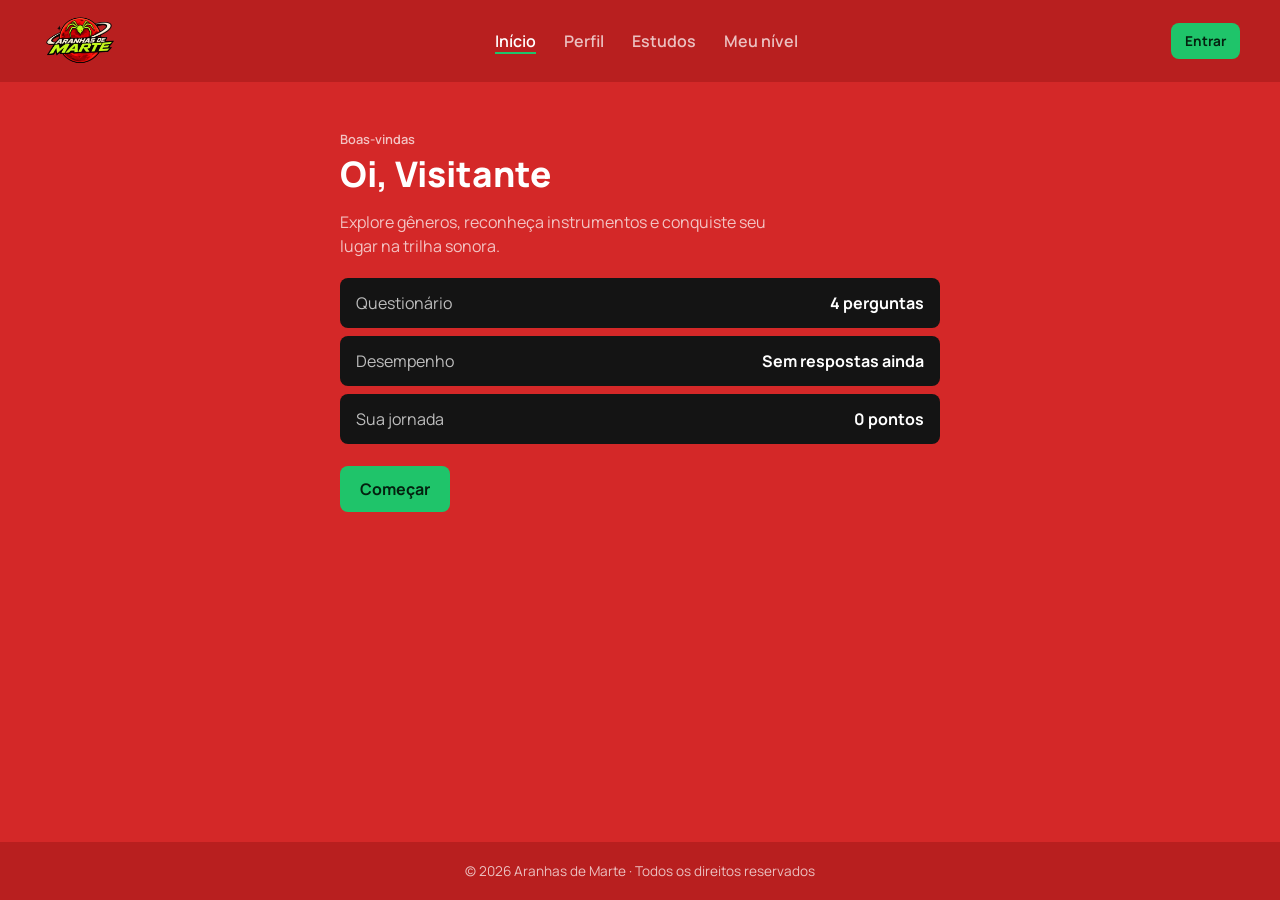
<file: site_aranhasMarcianas/aranhasDeMarte/preview.html>
<!DOCTYPE html>
<html lang="pt-BR">
<head>
<meta charset="UTF-8">
<meta name="viewport" content="width=device-width, initial-scale=1, viewport-fit=cover">
<meta name="theme-color" content="#b81f1f">
<title>Aranhas de Marte</title>
<link rel="icon" type="image/png" href="assets/images/favicon.png">
<link rel="preconnect" href="https://fonts.googleapis.com">
<link href="https://fonts.googleapis.com/css2?family=Manrope:wght@400;600;800&display=swap" rel="stylesheet">
<link rel="stylesheet" href="css/base.css">
<link rel="stylesheet" href="css/buttons.css">
<link rel="stylesheet" href="css/forms.css">
<link rel="stylesheet" href="css/header.css">
<link rel="stylesheet" href="css/footer.css">
<link rel="stylesheet" href="css/bottom-nav.css">
<link rel="stylesheet" href="css/quiz.css">
<link rel="stylesheet" href="css/ranking.css">
<link rel="stylesheet" href="css/study.css">
<link rel="stylesheet" href="css/profile.css">
<link rel="stylesheet" href="css/login.css">
<link rel="stylesheet" href="css/admin.css">
</head>
<body>
<div id="header"></div>
<main id="app" tabindex="-1"></main>
<div id="footer"></div>
<div id="bottom-nav"></div>
<script>
(() => {
  const nav = [
    ["inicio", "Início"], ["perfil", "Perfil"], ["estudos", "Estudos"], ["ranking", "Meu nível"],
  ];
  const icons = {
    inicio: '<path d="M3 11l9-8 9 8M5 10v10h14V10"/>',
    perfil: '<circle cx="12" cy="8" r="4"/><path d="M4 21c0-4 4-6 8-6s8 2 8 6"/>',
    estudos: '<path d="M4 5a2 2 0 012-2h13v17H6a2 2 0 00-2 2zM4 19a2 2 0 012-2h13"/>',
    ranking: '<path d="M8 21h8M12 17v4M7 4h10v5a5 5 0 01-10 0zM7 6H4v1a3 3 0 003 3M17 6h3v1a3 3 0 01-3 3"/>',
  };
  const defaultQuestions = [
    { id: 1, q: "Qual instrumento tem teclas pretas e brancas?", o: ["Violino", "Piano", "Flauta", "Bateria"], a: 1 },
    { id: 2, q: "Qual gênero musical é conhecido pela improvisação e pelo uso frequente de saxofone?", o: ["Blues", "Jazz", "Sertanejo", "Reggae"], a: 1 },
    { id: 3, q: "Qual instrumento de percussão é presença marcante no samba?", o: ["Agogô", "Pandeiro", "Triângulo", "Atabaque"], a: 1 },
    { id: 4, q: "Qual gênero costuma destacar guitarra elétrica, baixo e bateria?", o: ["Samba", "Rock", "Bossa nova", "Forró"], a: 1 },
  ];
  const defaultStudies = [
    { id: 101, name: "Gêneros brasileiros", studies: [
      { id: 1001, type: "text", title: "Samba: ritmo e comunidade", body: "Nascido de encontros de matrizes africanas e brasileiras, o samba reúne canto, dança e percussão. Pandeiro, surdo e tamborim ajudam a criar camadas rítmicas que conversam entre si." },
      { id: 1002, type: "review", title: "Revisão: samba", question: "Qual instrumento costuma marcar a pulsação grave de uma bateria de escola de samba?", options: ["Surdo", "Flauta", "Violino", "Guitarra"], answer: 0, explanation: "O surdo sustenta a pulsação grave e ajuda a conduzir a bateria." },
    ] },
    { id: 102, name: "Rock e suas vertentes", studies: [
      { id: 2001, type: "text", title: "A linguagem do rock", body: "Guitarra elétrica, baixo e bateria formam uma combinação muito associada ao rock. O gênero abriga muitas vertentes, de arranjos diretos e dançantes a experimentações psicodélicas e progressivas." },
      { id: 2002, type: "review", title: "Revisão: rock", question: "Qual instrumento costuma conduzir riffs e solos no rock?", options: ["Guitarra elétrica", "Harpa", "Clarinete", "Berimbau"], answer: 0, explanation: "A guitarra elétrica é conhecida pelos riffs e solos, embora o rock tenha muitas formações diferentes." },
    ] },
    { id: 103, name: "Instrumentos musicais", studies: [
      { id: 3001, type: "text", title: "Famílias de instrumentos", body: "Instrumentos podem produzir som por cordas vibrantes, colunas de ar ou superfícies percutidas. Escutar o timbre e observar como o som é produzido ajuda a reconhecer cada família." },
      { id: 3002, type: "review", title: "Revisão: instrumentos", question: "Qual destes instrumentos pertence à família das madeiras?", options: ["Flauta", "Trompete", "Tímpano", "Violoncelo"], answer: 0, explanation: "A flauta é classificada como instrumento de sopro da família das madeiras." },
    ] },
  ];
  const state = {
    questions: defaultQuestions,
    studies: defaultStudies,
    stats: { ok: 0, err: 0, points: 0 },
    session: null,
    last: { ok: 0, err: 0 },
    quiz: { questions: [], index: 0, picks: [] },
    editing: null,
    selectedThemeId: null,
    adminThemeId: null,
    adminNewTheme: false,
    adminStudyEditing: null,
  };
  const $ = selector => document.querySelector(selector);
  const esc = value => String(value).replace(/[&<>"']/g, char => ({
    "&": "&amp;", "<": "&lt;", ">": "&gt;", '"': "&quot;", "'": "&#39;",
  }[char]));
  const activeTab = route => ["quiz", "fim"].includes(route) ? "inicio" : route;

  function drawHeader(route) {
    const active = activeTab(route);
    const links = nav.map(([id, label]) =>
      `<a href="#${id}" ${active === id ? 'aria-current="page"' : ""}>${label}</a>`).join("");
    let auth = '<a class="btn green sm" href="#login">Entrar</a>';
    if (state.session?.role === "admin") {
      auth = '<a class="btn dark sm" href="#admin">Admin</a><button class="btn outline sm" data-logout>Sair</button>';
    } else if (state.session) {
      auth = `<span class="who">${esc(state.session.name)}</span><button class="btn outline sm" data-logout>Sair</button>`;
    }
    $("#header").innerHTML = `<header class="topbar">
      <a class="brand" href="#inicio" aria-label="Aranhas de Marte"><img src="assets/images/logo.png" alt="Aranhas de Marte"></a>
      <nav class="desktop-nav" aria-label="Principal">${links}</nav><div class="auth">${auth}</div>
    </header>`;
    $("#bottom-nav").innerHTML = `<nav class="bottom-nav" aria-label="Principal">${nav.map(([id, label]) =>
      `<a href="#${id}" ${active === id ? 'aria-current="page"' : ""}><svg viewBox="0 0 24 24" aria-hidden="true">${icons[id]}</svg>${label}</a>`).join("")}</nav>`;
    $("#footer").innerHTML = `<footer class="footer">© ${new Date().getFullYear()} Aranhas de Marte · Todos os direitos reservados</footer>`;
  }

  function renderHome() {
    const total = state.stats.ok + state.stats.err;
    return `<section class="view"><p class="eyebrow">Boas-vindas</p>
      <h1>Oi, ${esc(state.session?.name || "Visitante")}</h1>
      <p class="lead">Explore gêneros, reconheça instrumentos e conquiste seu lugar na trilha sonora.</p>
      <ul class="info"><li><span>Questionário</span><b>${state.questions.length} perguntas</b></li>
        <li><span>Desempenho</span><b>${total ? `${state.stats.err} erros, ${state.stats.ok} acertos` : "Sem respostas ainda"}</b></li>
        <li><span>Sua jornada</span><b>${state.stats.points.toLocaleString("pt-BR")} pontos</b></li></ul>
      <div class="actions"><button class="btn green" data-start>Começar</button></div></section>`;
  }

  function renderQuiz() {
    const quiz = state.quiz;
    if (!quiz.questions.length) return `<section class="view"><h1>Questionário</h1>
      <p class="empty">Ainda não há perguntas. Peça ao administrador para cadastrar algumas.</p>
      <div class="actions"><a class="btn dark" href="#inicio">Voltar</a></div></section>`;
    const question = quiz.questions[quiz.index];
    const selected = quiz.picks[quiz.index];
    const last = quiz.index === quiz.questions.length - 1;
    return `<section class="view"><p class="eyebrow">${quiz.index + 1} de ${quiz.questions.length}</p>
      <h1>${esc(question.q)}</h1><div class="options" role="radiogroup">${question.o.map((option, key) =>
        `<button class="opt ${selected === key ? "sel" : ""}" role="radio" aria-checked="${selected === key}" data-k="${key}">${esc(option)}</button>`).join("")}</div>
      <div class="actions">${quiz.index ? '<button class="btn dark" data-back>Voltar</button>' : ""}
        <button class="btn green" data-next ${selected === undefined ? "disabled" : ""}>${last ? "Terminar" : "Próxima"}</button></div></section>`;
  }

  function renderProfile() {
    const { ok, err } = state.stats;
    const total = ok + err;
    const percent = total ? Math.round(ok / total * 100) : 0;
    return `<section class="view"><h1>Meu desempenho</h1>
      ${state.session ? "" : '<p class="lead">Entre na sua conta para acompanhar sua jornada musical.</p>'}
      <div class="donut" style="--p:${percent}" role="img" aria-label="${percent}% de aproveitamento"><div><strong>${percent}%</strong><small>de aproveitamento</small></div></div>
      <ul class="legend"><li class="ok">Acertos</li><li class="err">Erros</li></ul>
      <div class="stat"><i class="ico ok">✓</i><div><b>${ok} acertos</b><small>${percent}% das questões</small></div></div>
      <div class="stat"><i class="ico err">✕</i><div><b>${err} erros</b><small>${total ? 100 - percent : 0}% das questões</small></div></div>
      <p class="total">Total de questões <b>${total}</b></p><div class="actions">
        ${state.session ? "" : '<a class="btn green" href="#login">Entrar</a>'}<button class="btn dark" data-reset>Zerar progresso</button></div></section>`;
  }

  function renderStudy() {
    const theme = state.studies.find(item => item.id === state.selectedThemeId);
    if (!theme) return `<section class="view"><p class="eyebrow">Estudar</p><h1>Escolha um tema</h1>
      ${state.studies.length ? `<div class="topics">${state.studies.map(item => { const reviewCount = item.studies.filter(study => study.type === "review").length; return `<button class="topic" data-open-theme="${item.id}">
        <div class="row">${esc(item.name)}<em>${item.studies.length} estudos</em></div>
        <small>${reviewCount} ${reviewCount === 1 ? "questão" : "questões"} de revisão</small><div class="bar"><i style="width:100%"></i></div></button>`; }).join("")}</div>`
        : '<p class="empty">Ainda não há temas publicados. O administrador pode adicionar estudos pelo painel.</p>'}</section>`;
    const typeLabels = { text: "Leitura", video: "Vídeo", image: "Imagem", review: "Revisão" };
    const content = theme.studies.map(study => {
      let body = "";
      if (study.type === "text") body = `<div class="study-copy">${esc(study.body).replace(/\n/g, "<br>")}</div>`;
      if (study.type === "video") body = study.source
        ? `<video class="study-video" controls preload="metadata"><source src="${esc(study.source)}">Seu navegador não consegue reproduzir este vídeo.</video>`
        : '<p class="empty">O vídeo ainda não tem um arquivo associado.</p>';
      if (study.type === "image") body = study.source
        ? `<img class="study-image" src="${esc(study.source)}" alt="${esc(study.alt || "")}" loading="lazy">`
        : '<p class="empty">A imagem ainda não tem um arquivo associado.</p>';
      if (study.type === "review") body = `<fieldset class="review-question"><legend>${esc(study.question)}</legend>
        ${study.options.map((option, index) => `<label><input type="radio" name="review-${study.id}" value="${index}"><span>${esc(option)}</span></label>`).join("")}
        <button class="btn green" type="button" data-check-review="${study.id}" data-answer="${study.answer}" data-explanation="${esc(study.explanation || "")}">Conferir resposta</button>
        <p class="review-feedback" data-review-feedback="${study.id}" role="status" hidden></p></fieldset>`;
      return `<article class="study-entry"><p class="study-type">${typeLabels[study.type]}</p><h2>${esc(study.title)}</h2>${body}</article>`;
    }).join("");
    return `<section class="view"><p class="eyebrow">Estudar</p><button class="study-back" data-back-themes>← Todos os temas</button>
      <h1>${esc(theme.name)}</h1>${content ? `<div class="study-content-list">${content}</div>` : '<p class="empty">Este tema ainda não tem estudos.</p>'}</section>`;
  }

  function renderRanking() {
    const levels = [
      { title: "Ouvinte curioso", points: 0 },
      { title: "Ritmista", points: 520 },
      { title: "Pop Star", points: 1560 },
      { title: "Rock Star", points: 3120 },
      { title: "Lenda da música", points: 5200 },
    ];
    const points = state.stats.points;
    let currentIndex = 0;
    levels.forEach((level, index) => { if (points >= level.points) currentIndex = index; });
    const current = levels[currentIndex];
    const next = levels[currentIndex + 1];
    const progress = next ? Math.round((points - current.points) / (next.points - current.points) * 100) : 100;
    const remaining = next ? next.points - points : 0;
    return `<section class="view"><p class="eyebrow">Sua evolução</p><h1>Sua trilha sonora</h1>
      <div class="rank-current"><p class="rank-kicker">Seu título atual</p>
        <div class="rank-title"><span class="rank-note" aria-hidden="true">♪</span><strong>${current.title}</strong></div>
        <p class="rank-score">${points.toLocaleString("pt-BR")} pontos acumulados</p>
        ${next ? `<div class="rank-progress-heading"><span>Próximo nível: ${next.title}</span><b>Faltam ${remaining.toLocaleString("pt-BR")} pts</b></div>
          <div class="rank-track" role="progressbar" aria-label="Progresso até ${next.title}" aria-valuemin="0" aria-valuemax="100" aria-valuenow="${progress}"><i style="width:${progress}%"></i></div>
          <p class="rank-progress-note">Cada acerto vale 260 pontos.</p>`
          : '<p class="rank-progress-note">Você alcançou o nível máximo. Continue jogando para ampliar sua pontuação.</p>'}
      </div><h2 class="rank-heading">Faixas da sua jornada</h2><ol class="rank">${levels.map((level, index) => {
        const status = index < currentIndex ? "is-earned" : index === currentIndex ? "is-current" : "is-locked";
        return `<li class="${status}" ${index === currentIndex ? 'aria-current="step"' : ""}><span class="pos">${index < currentIndex ? "✓" : index + 1}</span>
          <span>${level.title}${index === currentIndex ? " · atual" : ""}</span><b>${level.points.toLocaleString("pt-BR")} pts</b></li>`;
      }).join("")}</ol>
      <div class="actions"><button class="btn dark" data-go="perfil">Ver desempenho</button><button class="btn green" data-start>Jogar agora</button></div></section>`;
  }

  function renderLogin() {
    return `<section class="view"><h1>Entrar</h1><form class="form" novalidate>
      <label class="field">E-mail<input type="email" name="email" autocomplete="username" required></label>
      <label class="field">Senha<input type="password" name="pass" autocomplete="current-password" required></label>
      <div class="form-error" role="alert" hidden></div><div class="actions" style="margin-top:4px"><button class="btn green" type="submit">Entrar</button></div></form>
      <p class="hint">Prévia sem servidor. Qualquer e-mail com senha de 4+ caracteres entra como jogador. Para visualizar o painel use <b>admin@quiz.com</b> / <b>admin123</b>.</p></section>`;
  }

  function renderAdmin() {
    const editing = state.editing;
    const letters = ["A", "B", "C", "D"];
    const theme = state.studies.find(item => item.id === state.adminThemeId) || (!state.adminNewTheme ? state.studies[0] : null);
    const studyEditing = state.adminStudyEditing;
    const studyTypes = { text: "Texto", video: "Vídeo", image: "Imagem", review: "Revisão" };
    return `<section class="view"><p class="eyebrow">Administrador</p><h1>Biblioteca musical</h1><div class="admin-grid">
      <div class="panel"><h2>${editing ? "Editar pergunta do quiz" : "Nova pergunta do quiz"}</h2><form class="form question-form" novalidate>
        <label class="field">Enunciado<textarea name="q" rows="3" required>${esc(editing?.q || "")}</textarea></label>
        <fieldset style="border:0;padding:0;display:grid;gap:10px"><legend class="field" style="margin-bottom:8px">Respostas (marque a correta)</legend>
          ${letters.map((letter, key) => `<div class="ans"><input type="radio" name="a" value="${key}" aria-label="Resposta ${letter} é a correta" ${(editing?.a ?? 0) === key ? "checked" : ""}>
            <input class="field-input" style="background:var(--ink);border:2px solid transparent;border-radius:var(--r);padding:12px 14px;width:100%" name="o${key}" placeholder="Resposta ${letter}" value="${esc(editing?.o[key] || "")}" required></div>`).join("")}</fieldset>
        <div class="form-error" role="alert" hidden></div><div class="actions" style="margin-top:0"><button class="btn green" type="submit">${editing ? "Salvar alterações" : "Adicionar"}</button>
          ${editing ? '<button class="btn dark" type="button" data-cancel>Cancelar</button>' : ""}</div></form></div>
      <div class="panel"><h2>${state.questions.length} ${state.questions.length === 1 ? "pergunta cadastrada" : "perguntas cadastradas"}</h2>
        ${state.questions.length ? `<ul class="q-list">${state.questions.map(question => `<li class="q-item"><p>${esc(question.q)}</p><ul>${question.o.map((option, key) =>
          `<li class="${key === question.a ? "right" : ""}">${letters[key]}. ${esc(option)}${key === question.a ? " ✓" : ""}</li>`).join("")}</ul>
          <div class="row"><button class="btn dark sm" data-edit="${question.id}">Editar</button><button class="btn danger sm" data-del="${question.id}">Excluir</button></div></li>`).join("")}</ul>`
          : '<p class="empty">Nenhuma pergunta ainda. Use o formulário para adicionar a primeira.</p>'}</div></div>
      <section class="study-admin"><p class="eyebrow">Temas e estudos</p><h2>Organize a biblioteca</h2>
        <div class="study-manager"><div class="study-theme-panel">
          ${state.studies.length && !state.adminNewTheme ? `<label class="field">Tema selecionado<select class="field-input" data-theme-select>${state.studies.map(item =>
            `<option value="${item.id}" ${theme?.id === item.id ? "selected" : ""}>${esc(item.name)}</option>`).join("")}</select></label>` : ""}
          <form class="form theme-form" data-theme-form novalidate><label class="field">${theme ? "Nome do tema" : "Nome do novo tema"}
            <input class="field-input" type="text" name="themeName" value="${esc(theme?.name || "")}" maxlength="80" required></label>
            <div class="actions"><button class="btn green" type="submit">${theme ? "Salvar tema" : "Criar tema"}</button>
              ${theme ? '<button class="btn dark" type="button" data-delete-theme>Excluir tema</button>' : ""}<button class="btn outline" type="button" data-new-theme>Novo tema</button></div></form>
        </div><div class="study-items-panel">${theme ? `<div class="study-items-heading"><h3>Estudos em ${esc(theme.name)}</h3><button class="btn green sm" type="button" data-new-study>Novo estudo</button></div>
          ${theme.studies.length ? `<ul class="study-admin-list">${theme.studies.map(study => `<li><span><b>${esc(study.title)}</b><small>${studyTypes[study.type]}</small></span>
            <div class="row"><button class="btn dark sm" type="button" data-edit-study="${study.id}">Editar</button><button class="btn danger sm" type="button" data-delete-study="${study.id}">Excluir</button></div></li>`).join("")}</ul>`
            : '<p class="empty">Este tema ainda não tem estudos.</p>'}` : '<p class="empty">Crie um tema para começar a adicionar estudos.</p>'}</div></div>
        ${theme ? `<form class="form study-form" data-study-form novalidate><h3>${studyEditing ? "Editar estudo" : "Adicionar estudo ao tema"}</h3>
          <div class="study-form-grid"><label class="field">Título<input class="field-input" type="text" name="studyTitle" value="${esc(studyEditing?.title || "")}" maxlength="120" required></label>
            <label class="field">Formato<select class="field-input" name="studyType" data-study-type>${Object.entries(studyTypes).map(([type, label]) =>
              `<option value="${type}" ${(studyEditing?.type || "text") === type ? "selected" : ""}>${label}</option>`).join("")}</select></label></div>
          <label class="field study-payload" data-study-fields="text" ${studyEditing?.type && studyEditing.type !== "text" ? "hidden" : ""}>Conteúdo do texto<textarea class="field-input" name="studyBody" rows="5">${esc(studyEditing?.body || "")}</textarea></label>
          <div class="study-payload" data-study-fields="video image" ${["video", "image"].includes(studyEditing?.type) ? "" : "hidden"}><label class="field">URL ou caminho do arquivo
            <input class="field-input" type="text" name="studySource" value="${esc(studyEditing?.source || "")}" placeholder="assets/images/exemplo.jpg"></label>
            <label class="field study-payload" data-study-fields="image" ${studyEditing?.type === "image" ? "" : "hidden"}>Texto alternativo da imagem
              <input class="field-input" type="text" name="studyAlt" value="${esc(studyEditing?.alt || "")}" maxlength="180"></label></div>
          <div class="study-payload" data-study-fields="review" ${studyEditing?.type === "review" ? "" : "hidden"}><label class="field">Questão da revisão
            <textarea class="field-input" name="reviewQuestion" rows="2">${esc(studyEditing?.question || "")}</textarea></label>
            <fieldset class="review-editor"><legend>Alternativas (marque a correta)</legend>${letters.map((letter, key) => `<label class="review-editor-option">
              <input type="radio" name="reviewAnswer" value="${key}" ${(studyEditing?.answer ?? 0) === key ? "checked" : ""}>
              <input class="field-input" type="text" name="reviewOption${key}" value="${esc(studyEditing?.options?.[key] || "")}" placeholder="Alternativa ${letter}"></label>`).join("")}</fieldset>
            <label class="field">Explicação da resposta<textarea class="field-input" name="reviewExplanation" rows="2">${esc(studyEditing?.explanation || "")}</textarea></label></div>
          <div class="form-error" data-study-error role="alert" hidden></div><div class="actions"><button class="btn green" type="submit">${studyEditing ? "Salvar alterações" : "Adicionar estudo"}</button>
            ${studyEditing ? '<button class="btn dark" type="button" data-cancel-study>Cancelar</button>' : ""}</div></form>` : ""}
      </section></section>`;
  }

  function mount(route) {
    const root = $("#app");
    if (route === "estudos") {
      root.querySelectorAll("[data-open-theme]").forEach(button => button.onclick = () => {
        state.selectedThemeId = Number(button.dataset.openTheme);
        draw();
      });
      root.querySelector("[data-back-themes]")?.addEventListener("click", () => {
        state.selectedThemeId = null;
        draw();
      });
      root.querySelectorAll("[data-check-review]").forEach(button => button.onclick = () => {
        const id = button.dataset.checkReview;
        const selected = root.querySelector(`input[name="review-${id}"]:checked`);
        const feedback = root.querySelector(`[data-review-feedback="${id}"]`);
        if (!selected) {
          feedback.textContent = "Escolha uma alternativa para conferir.";
          feedback.classList.remove("is-correct");
          feedback.classList.add("is-incorrect");
        } else {
          const correct = Number(selected.value) === Number(button.dataset.answer);
          feedback.textContent = correct
            ? `Resposta correta! ${button.dataset.explanation}`
            : `Ainda não. Reveja o tema e tente novamente. ${button.dataset.explanation}`;
          feedback.classList.toggle("is-correct", correct);
          feedback.classList.toggle("is-incorrect", !correct);
        }
        feedback.hidden = false;
      });
    }
    if (route === "quiz") {
      root.querySelectorAll(".opt").forEach(button => button.onclick = () => {
        state.quiz.picks[state.quiz.index] = Number(button.dataset.k);
        draw();
      });
      root.querySelector("[data-back]")?.addEventListener("click", () => { state.quiz.index--; draw(); });
      root.querySelector("[data-next]")?.addEventListener("click", () => {
        if (state.quiz.index < state.quiz.questions.length - 1) { state.quiz.index++; draw(); return; }
        const ok = state.quiz.picks.filter((pick, index) => pick === state.quiz.questions[index].a).length;
        state.last = { ok, err: state.quiz.questions.length - ok };
        state.stats.ok += state.last.ok;
        state.stats.err += state.last.err;
        state.stats.points += state.last.ok * 260;
        location.hash = "fim";
      });
    }
    root.querySelector("[data-reset]")?.addEventListener("click", () => {
      if (confirm("Zerar acertos, erros e pontos?")) { state.stats = { ok: 0, err: 0, points: 0 }; draw(); }
    });
    if (route === "login") {
      root.querySelector("form").onsubmit = event => {
        event.preventDefault();
        const form = event.currentTarget;
        const email = form.email.value.trim().toLowerCase();
        const password = form.pass.value;
        const error = root.querySelector(".form-error");
        if (!/^\S+@\S+\.\S+$/.test(email) || password.length < 4) {
          error.textContent = "Digite um e-mail válido e uma senha de pelo menos 4 caracteres.";
          error.hidden = false;
          return;
        }
        if (email === "admin@quiz.com" && password !== "admin123") {
          error.textContent = "E-mail ou senha incorretos.";
          error.hidden = false;
          return;
        }
        const firstName = email.split("@")[0];
        state.session = email === "admin@quiz.com"
          ? { name: "Admin", role: "admin" }
          : { name: firstName[0].toUpperCase() + firstName.slice(1), role: "user" };
        location.hash = state.session.role === "admin" ? "admin" : "inicio";
      };
    }
    if (route === "admin") {
      const form = root.querySelector(".question-form");
      form.onsubmit = event => {
        event.preventDefault();
        const question = form.q.value.trim();
        const options = [0, 1, 2, 3].map(key => form[`o${key}`].value.trim());
        const error = root.querySelector(".form-error");
        if (!question || options.some(option => !option)) {
          error.textContent = "Preencha o enunciado e as 4 respostas.";
          error.hidden = false;
          return;
        }
        if (state.editing) Object.assign(state.editing, { q: question, o: options, a: Number(form.a.value) });
        else state.questions.push({ id: Date.now(), q: question, o: options, a: Number(form.a.value) });
        state.editing = null;
        draw();
      };
      root.querySelector("[data-cancel]")?.addEventListener("click", () => { state.editing = null; draw(); });
      root.querySelectorAll("[data-edit]").forEach(button => button.onclick = () => {
        state.editing = state.questions.find(question => question.id === Number(button.dataset.edit));
        draw();
      });
      root.querySelectorAll("[data-del]").forEach(button => button.onclick = () => {
        if (confirm("Excluir esta pergunta?")) {
          state.questions = state.questions.filter(question => question.id !== Number(button.dataset.del));
          state.editing = null;
          draw();
        }
      });

      const themeSelect = root.querySelector("[data-theme-select]");
      if (themeSelect && state.adminThemeId === null && !state.adminNewTheme) state.adminThemeId = Number(themeSelect.value);
      themeSelect?.addEventListener("change", () => {
        state.adminThemeId = Number(themeSelect.value);
        state.adminNewTheme = false;
        state.adminStudyEditing = null;
        draw();
      });
      root.querySelector("[data-theme-form]")?.addEventListener("submit", event => {
        event.preventDefault();
        const form = event.currentTarget;
        const name = form.themeName.value.trim();
        if (!name) return;
        let theme = state.studies.find(item => item.id === state.adminThemeId);
        if (theme) theme.name = name;
        else {
          theme = { id: Date.now(), name, studies: [] };
          state.studies.push(theme);
        }
        state.adminThemeId = theme.id;
        state.adminNewTheme = false;
        state.adminStudyEditing = null;
        draw();
      });
      root.querySelector("[data-new-theme]")?.addEventListener("click", () => {
        state.adminThemeId = null;
        state.adminNewTheme = true;
        state.adminStudyEditing = null;
        draw();
      });
      root.querySelector("[data-delete-theme]")?.addEventListener("click", () => {
        if (!confirm("Excluir este tema e todos os estudos dele?")) return;
        state.studies = state.studies.filter(item => item.id !== state.adminThemeId);
        state.adminThemeId = state.studies[0]?.id ?? null;
        state.adminNewTheme = false;
        state.adminStudyEditing = null;
        draw();
      });

      const studyForm = root.querySelector("[data-study-form]");
      const typeSelect = studyForm?.querySelector("[data-study-type]");
      const updateStudyFields = () => {
        const type = typeSelect.value;
        studyForm.querySelectorAll("[data-study-fields]").forEach(fields => {
          fields.hidden = !fields.dataset.studyFields.split(" ").includes(type);
        });
      };
      typeSelect?.addEventListener("change", updateStudyFields);
      if (typeSelect) updateStudyFields();
      root.querySelector("[data-new-study]")?.addEventListener("click", () => {
        state.adminStudyEditing = null;
        draw();
      });
      root.querySelectorAll("[data-edit-study]").forEach(button => button.onclick = () => {
        const theme = state.studies.find(item => item.id === state.adminThemeId);
        state.adminStudyEditing = theme?.studies.find(item => item.id === Number(button.dataset.editStudy)) || null;
        draw();
      });
      root.querySelectorAll("[data-delete-study]").forEach(button => button.onclick = () => {
        if (!confirm("Excluir este estudo?")) return;
        const theme = state.studies.find(item => item.id === state.adminThemeId);
        if (theme) theme.studies = theme.studies.filter(study => study.id !== Number(button.dataset.deleteStudy));
        state.adminStudyEditing = null;
        draw();
      });
      studyForm?.addEventListener("submit", event => {
        event.preventDefault();
        const form = event.currentTarget;
        const type = form.studyType.value;
        const study = { id: state.adminStudyEditing?.id, type, title: form.studyTitle.value.trim() };
        const error = form.querySelector("[data-study-error]");
        let message = "";
        if (!study.title) message = "Informe um título para o estudo.";
        else if (type === "text") {
          study.body = form.studyBody.value.trim();
          if (!study.body) message = "Escreva o conteúdo do estudo.";
        } else if (type === "video" || type === "image") {
          study.source = form.studySource.value.trim();
          study.alt = type === "image" ? form.studyAlt.value.trim() : "";
          if (!study.source) message = "Informe o caminho ou URL do arquivo.";
          else if (/^(?:javascript|data):/i.test(study.source) || study.source.startsWith("//")) message = "Use um caminho local ou uma URL HTTP/HTTPS.";
          else if (type === "image" && !study.alt) message = "Descreva a imagem no texto alternativo.";
        } else {
          study.question = form.reviewQuestion.value.trim();
          study.options = [0, 1, 2, 3].map(index => form[`reviewOption${index}`].value.trim());
          const answer = form.querySelector('input[name="reviewAnswer"]:checked');
          study.answer = answer ? Number(answer.value) : -1;
          study.explanation = form.reviewExplanation.value.trim();
          if (!study.question || study.options.some(option => !option) || study.answer < 0) message = "Preencha a questão, as quatro alternativas e marque a correta.";
        }
        if (message) {
          error.textContent = message;
          error.hidden = false;
          return;
        }
        const theme = state.studies.find(item => item.id === state.adminThemeId);
        if (theme) {
          if (state.adminStudyEditing) Object.assign(state.adminStudyEditing, study);
          else {
            study.id = Date.now();
            theme.studies.push(study);
          }
        }
        state.adminStudyEditing = null;
        draw();
      });
      root.querySelector("[data-cancel-study]")?.addEventListener("click", () => {
        state.adminStudyEditing = null;
        draw();
      });
    }
  }

  function draw() {
    const route = location.hash.slice(1) || "inicio";
    if (route === "admin" && state.session?.role !== "admin") { location.hash = "login"; return; }
    const views = {
      inicio: renderHome,
      quiz: renderQuiz,
      fim: () => `<section class="view"><p class="eyebrow">Fim</p><h1>Obrigado!</h1><ul class="info">
        <li><span>Acertos</span><b>${state.last.ok}</b></li><li><span>Erros</span><b>${state.last.err}</b></li>
        <li><span>Pontos</span><b>+${state.last.ok * 260}</b></li></ul><div class="actions">
        <button class="btn green" data-start>Recomeçar</button><button class="btn outline" data-go="ranking">Ver meu nível</button></div></section>`,
      perfil: renderProfile,
      estudos: renderStudy,
      ranking: renderRanking,
      login: renderLogin,
      admin: renderAdmin,
    };
    const page = views[route] || renderHome;
    $("#app").innerHTML = page();
    $("#app").classList.toggle("wide", route === "admin");
    drawHeader(route);
    mount(route);
    window.scrollTo(0, 0);
  }

  document.addEventListener("click", event => {
    const go = event.target.closest("[data-go]");
    if (go) location.hash = go.dataset.go;
    if (event.target.closest("[data-start]")) {
      state.quiz = { questions: [...state.questions], index: 0, picks: [] };
      location.hash = "quiz";
    }
    if (event.target.closest("[data-logout]")) { state.session = null; location.hash = "inicio"; }
  });
  window.addEventListener("hashchange", draw);
  draw();
})();
</script>
</body>
</html>
</file>
<file: site_aranhasMarcianas/aranhasDeMarte/css/base.css>
:root{--red:#d42828;--red-deep:#b81f1f;--ink:#141414;--green:#1fc46a;--white:#fff;
  --muted:rgba(255,255,255,.72);--r:8px}
*{box-sizing:border-box;margin:0}
html,body{min-height:100%}
body{font-family:Manrope,system-ui,sans-serif;background:var(--red);color:var(--white);
  padding-bottom:calc(72px + env(safe-area-inset-bottom));-webkit-font-smoothing:antialiased}
button,input,textarea{font:inherit;color:inherit}
:focus-visible{outline:3px solid var(--white);outline-offset:2px}
#app{max-width:520px;margin:0 auto;padding:28px 20px 40px;outline:0}
.view h1{font-size:1.75rem;font-weight:800;line-height:1.15;margin-bottom:16px}
.eyebrow{font-size:.8rem;font-weight:600;color:var(--muted);margin-bottom:6px}
.lead{color:var(--muted);line-height:1.5;margin-bottom:20px;max-width:46ch}
.actions{display:flex;gap:10px;margin-top:22px;flex-wrap:wrap}
.info{list-style:none;padding:0;display:grid;gap:8px}
.info li{display:flex;justify-content:space-between;background:var(--ink);padding:14px 16px;border-radius:var(--r)}
.info span{color:var(--muted)}
.empty{background:var(--ink);padding:20px;border-radius:var(--r);color:var(--muted);line-height:1.5}
@media (min-width:768px){
  body{padding-bottom:0;min-height:100vh;display:flex;flex-direction:column}
  #app{max-width:640px;padding-top:48px;width:100%;flex:1}
  .view h1{font-size:2.2rem}
}
@media (prefers-reduced-motion:reduce){*{transition:none!important}}
</file>
<file: site_aranhasMarcianas/aranhasDeMarte/css/buttons.css>
.btn{border:0;cursor:pointer;padding:12px 20px;border-radius:var(--r);font-weight:700;min-height:44px;text-decoration:none;display:inline-flex;align-items:center}
.btn.green{background:var(--green);color:#04210f}
.btn.dark{background:var(--ink)}
.btn.outline{background:transparent;border:2px solid var(--ink)}
.btn.sm{min-height:36px;padding:6px 14px;font-size:.85rem}
.btn.danger{background:#fff;color:var(--red-deep)}
.btn:disabled{opacity:.45;cursor:not-allowed}
</file>
<file: site_aranhasMarcianas/aranhasDeMarte/css/forms.css>
.form{display:grid;gap:14px}
.field{display:grid;gap:6px;font-weight:600;font-size:.9rem}
.field input,.field textarea{background:var(--ink);border:2px solid transparent;border-radius:var(--r);padding:12px 14px;width:100%;resize:vertical}
.field input:focus,.field textarea:focus{outline:0;border-color:var(--green)}
.form-error{background:#fff;color:var(--red-deep);padding:10px 14px;border-radius:var(--r);font-weight:600}
</file>
<file: site_aranhasMarcianas/aranhasDeMarte/css/header.css>
.topbar{position:sticky;top:0;z-index:5;display:flex;align-items:center;justify-content:space-between;gap:12px;
  padding:calc(12px + env(safe-area-inset-top)) 20px 12px;background:var(--red-deep)}
.brand img{display:block;height:54px;width:auto;max-width:120px;object-fit:contain}
.logo-fallback{font-weight:800;letter-spacing:.08em;border:2px dashed var(--muted);padding:4px 10px;border-radius:var(--r)}
.desktop-nav{display:none;gap:28px}
.desktop-nav a{color:var(--muted);text-decoration:none;font-weight:600}
.desktop-nav a[aria-current=page]{color:var(--white);box-shadow:0 2px 0 var(--green)}
.auth{display:flex;align-items:center;gap:8px}
.auth .who{font-size:.85rem;color:var(--muted);max-width:110px;overflow:hidden;text-overflow:ellipsis;white-space:nowrap}
@media (min-width:768px){.desktop-nav{display:flex}.topbar{padding:14px 40px}}
</file>
<file: site_aranhasMarcianas/aranhasDeMarte/css/footer.css>
.footer{display:none}
@media (min-width:768px){.footer{display:block;text-align:center;padding:20px;background:var(--red-deep);color:var(--muted);font-size:.85rem}}
</file>
<file: site_aranhasMarcianas/aranhasDeMarte/css/bottom-nav.css>
.bottom-nav{position:fixed;inset:auto 0 0 0;z-index:5;display:grid;grid-template-columns:repeat(4,1fr);
  background:var(--ink);padding:10px 8px calc(10px + env(safe-area-inset-bottom))}
.bottom-nav a{display:flex;flex-direction:column;align-items:center;gap:4px;color:var(--muted);text-decoration:none;font-size:.75rem;font-weight:600}
.bottom-nav svg{width:24px;height:24px;fill:none;stroke:currentColor;stroke-width:2;stroke-linecap:round;stroke-linejoin:round}
.bottom-nav a[aria-current=page]{color:var(--green)}
@media (min-width:768px){.bottom-nav{display:none}}
</file>
<file: site_aranhasMarcianas/aranhasDeMarte/css/quiz.css>
.options{display:grid;gap:10px}
.opt{text-align:left;border:0;cursor:pointer;background:var(--ink);padding:16px;border-radius:var(--r);font-weight:600;transition:background .15s}
.opt.sel{background:var(--green);color:#04210f}
</file>
<file: site_aranhasMarcianas/aranhasDeMarte/css/ranking.css>
.rank-current{background:var(--ink);padding:22px;border-radius:var(--r);border-top:4px solid var(--green)}
.rank-kicker{font-size:.75rem;font-weight:800;text-transform:uppercase;color:var(--muted)}
.rank-title{display:flex;align-items:center;gap:12px;margin:6px 0}
.rank-title strong{font-size:1.55rem;line-height:1.2}
.rank-note{font-size:2rem;color:var(--green);line-height:1}
.rank-score,.rank-progress-note{color:var(--muted);font-size:.9rem}
.rank-progress-heading{display:flex;justify-content:space-between;gap:12px;margin-top:22px;font-size:.85rem}
.rank-progress-heading b{white-space:nowrap;color:var(--green)}
.rank-track{height:10px;margin:9px 0 7px;background:rgba(255,255,255,.18);border-radius:8px;overflow:hidden}
.rank-track i{display:block;height:100%;background:var(--green);border-radius:inherit;transition:width .35s ease}
.rank-heading{font-size:1.1rem;margin:24px 0 10px}
.rank{list-style:none;padding:0;display:grid;gap:8px}
.rank li{display:grid;grid-template-columns:28px minmax(0,1fr) auto;gap:10px;background:var(--ink);padding:14px 16px;border-radius:var(--r);align-items:center}
.rank li.is-current{background:var(--green);color:#04210f;font-weight:800}
.rank li.is-earned .pos{color:var(--green);font-weight:800}
.rank li.is-locked{opacity:.62}
.rank .pos{opacity:.8}
.rank li b{font-size:.85rem;white-space:nowrap}
@media(max-width:380px){.rank-current{padding:18px}.rank li{grid-template-columns:22px minmax(0,1fr) auto;padding:12px}.rank-progress-heading{font-size:.78rem}}
.board-wrap{overflow-x:auto}
.board{width:100%;border-collapse:collapse;font-size:.9rem}
.board th,.board td{padding:10px 12px;text-align:right;white-space:nowrap}
.board th:nth-child(2),.board td:nth-child(2){text-align:left;width:100%}
.board th:first-child,.board td:first-child{text-align:center}
.board thead th{font-size:.75rem;text-transform:uppercase;color:var(--muted)}
.board tbody tr{background:var(--ink)}
.board tbody tr+tr td{border-top:1px solid rgba(255,255,255,.08)}
.board tr.is-me{background:var(--green);color:#04210f;font-weight:800}
</file>
<file: site_aranhasMarcianas/aranhasDeMarte/css/study.css>
.topics{display:grid;gap:8px}
.topic{background:var(--ink);border:1px solid transparent;border-radius:var(--r);padding:14px 16px;text-align:left;width:100%;cursor:pointer}
.topic:hover,.topic:focus-visible{border-color:var(--green)}
.topic .row{display:flex;justify-content:space-between;font-weight:700}
.topic .row em{font-style:normal;color:var(--green)}
.topic small{display:block;color:var(--muted);margin:2px 0 10px}
.bar{height:6px;background:rgba(255,255,255,.2);border-radius:3px;overflow:hidden}
.bar i{display:block;height:100%;background:var(--white);transition:width .4s}
.study-back{border:0;background:none;color:var(--white);font:inherit;font-weight:700;padding:0;margin:0 0 16px;cursor:pointer}
.study-content-list{display:grid;gap:14px}
.study-entry{background:rgba(0,0,0,.22);padding:18px;border-radius:var(--r)}
.study-entry h2{font-size:1.2rem;margin:4px 0 12px}
.study-type{color:var(--green);font-size:.75rem;font-weight:800;text-transform:uppercase}
.study-copy{line-height:1.7;white-space:normal}
.study-video,.study-image{display:block;width:100%;max-height:480px;aspect-ratio:16/9;object-fit:contain;background:var(--ink);border-radius:var(--r)}
.study-image{aspect-ratio:auto;object-fit:contain}
.review-question{border:0;padding:0;display:grid;gap:10px}
.review-question legend{font-weight:700;line-height:1.5;margin-bottom:4px}
.review-question label{display:flex;align-items:flex-start;gap:10px;background:var(--ink);padding:12px;border-radius:var(--r);cursor:pointer}
.review-question input{accent-color:var(--green);margin-top:4px}
.review-question .btn{justify-self:start;margin-top:4px}
.review-feedback{padding:12px;border-radius:var(--r);line-height:1.5}
.review-feedback.is-correct{background:#d9f8e6;color:#123b25}
.review-feedback.is-incorrect{background:#fff0d6;color:#593c12}
</file>
<file: site_aranhasMarcianas/aranhasDeMarte/css/profile.css>
.donut{--p:0;width:190px;height:190px;border-radius:50%;margin:8px auto 14px;display:grid;place-items:center;
  background:conic-gradient(var(--green) calc(var(--p)*1%),#fff calc(var(--p)*1%))}
.donut>div{width:150px;height:150px;border-radius:50%;background:var(--ink);display:grid;place-content:center;text-align:center}
.donut strong{font-size:2.2rem}
.donut small{color:var(--muted);font-size:.7rem}
.legend{display:flex;justify-content:center;gap:18px;list-style:none;padding:0;margin-bottom:18px;font-size:.8rem}
.legend li:before{content:"";display:inline-block;width:10px;height:10px;border-radius:50%;margin-right:6px}
.legend .ok:before{background:var(--green)}.legend .err:before{background:#fff}
.stat{display:flex;align-items:center;gap:14px;background:var(--ink);padding:14px 16px;border-radius:var(--r);margin-bottom:8px}
.stat small{display:block;color:var(--muted)}
.ico{width:34px;height:34px;border-radius:50%;display:grid;place-items:center;font-style:normal;font-weight:800}
.ico.ok{background:var(--green);color:#04210f}.ico.err{background:var(--red);color:#fff}
.total{display:flex;justify-content:space-between;margin-top:14px;color:var(--muted)}
</file>
<file: site_aranhasMarcianas/aranhasDeMarte/css/login.css>
.hint{margin-top:18px;background:rgba(0,0,0,.25);padding:12px 14px;border-radius:var(--r);font-size:.85rem;color:var(--muted);line-height:1.5}
.hint b{color:var(--white)}
.tabs{display:flex;gap:6px;background:rgba(0,0,0,.25);padding:4px;border-radius:var(--r);margin-bottom:18px}
.tab{flex:1;border:0;background:transparent;cursor:pointer;padding:10px 12px;border-radius:6px;font-weight:700;min-height:44px;color:var(--muted)}
.tab.is-active{background:var(--ink);color:var(--white)}
.login-view .form[hidden]{display:none}
.switch{font-size:.9rem;color:var(--muted)}
.link{background:none;border:0;padding:0;cursor:pointer;color:var(--white);font-weight:700;text-decoration:underline}
</file>
<file: site_aranhasMarcianas/aranhasDeMarte/css/admin.css>
#app.wide{max-width:900px}
.admin-grid{display:grid;gap:24px}
.panel{background:rgba(0,0,0,.22);padding:18px;border-radius:var(--r)}
.panel h2{font-size:1.1rem;margin-bottom:14px}
.q-list{list-style:none;padding:0;display:grid;gap:8px}
.q-item{background:var(--ink);padding:14px 16px;border-radius:var(--r);display:grid;gap:10px}
.q-item p{font-weight:700}
.q-item ul{list-style:none;padding:0;display:grid;gap:4px;font-size:.9rem;color:var(--muted)}
.q-item li.right{color:var(--green);font-weight:700}
.q-item .row{display:flex;gap:8px}
.ans{display:grid;grid-template-columns:auto 1fr;gap:10px;align-items:center}
.ans input[type=radio]{width:20px;height:20px;accent-color:var(--green)}
.study-admin{margin-top:40px;padding-top:28px;border-top:1px solid rgba(255,255,255,.28)}
.study-admin>h2{font-size:1.4rem;margin-bottom:18px}
.study-manager{display:grid;gap:16px}
.study-theme-panel,.study-items-panel,.study-form{background:rgba(0,0,0,.22);padding:18px;border-radius:var(--r)}
.study-items-heading{display:flex;justify-content:space-between;align-items:center;gap:12px;margin-bottom:14px}
.study-items-heading h3,.study-form h3{font-size:1rem}
.study-admin-list{list-style:none;padding:0;display:grid;gap:8px}
.study-admin-list li{display:flex;align-items:center;justify-content:space-between;gap:12px;background:var(--ink);padding:12px;border-radius:var(--r)}
.study-admin-list li>span{display:grid;gap:4px;min-width:0}
.study-admin-list small{color:var(--muted)}
.study-admin-list .row{display:flex;gap:6px;flex-shrink:0}
.study-form{margin-top:16px;display:grid;gap:14px}
.study-form-grid{display:grid;gap:12px}
.study-form [hidden]{display:none!important}
.review-editor{border:0;padding:0;display:grid;gap:8px}
.review-editor legend{font-weight:700;margin-bottom:8px}
.review-editor-option{display:grid;grid-template-columns:20px minmax(0,1fr);align-items:center;gap:8px}
.review-editor-option input[type=radio]{accent-color:var(--green)}
.review-editor-option .field-input{color:black;width:100%;min-width:0}
@media(min-width:700px){.study-manager{grid-template-columns:minmax(240px,.8fr) minmax(0,1.2fr)}.study-form-grid{grid-template-columns:1fr 1fr}}
@media (min-width:900px){.admin-grid{grid-template-columns:1fr 1fr;align-items:start}}
</file>
